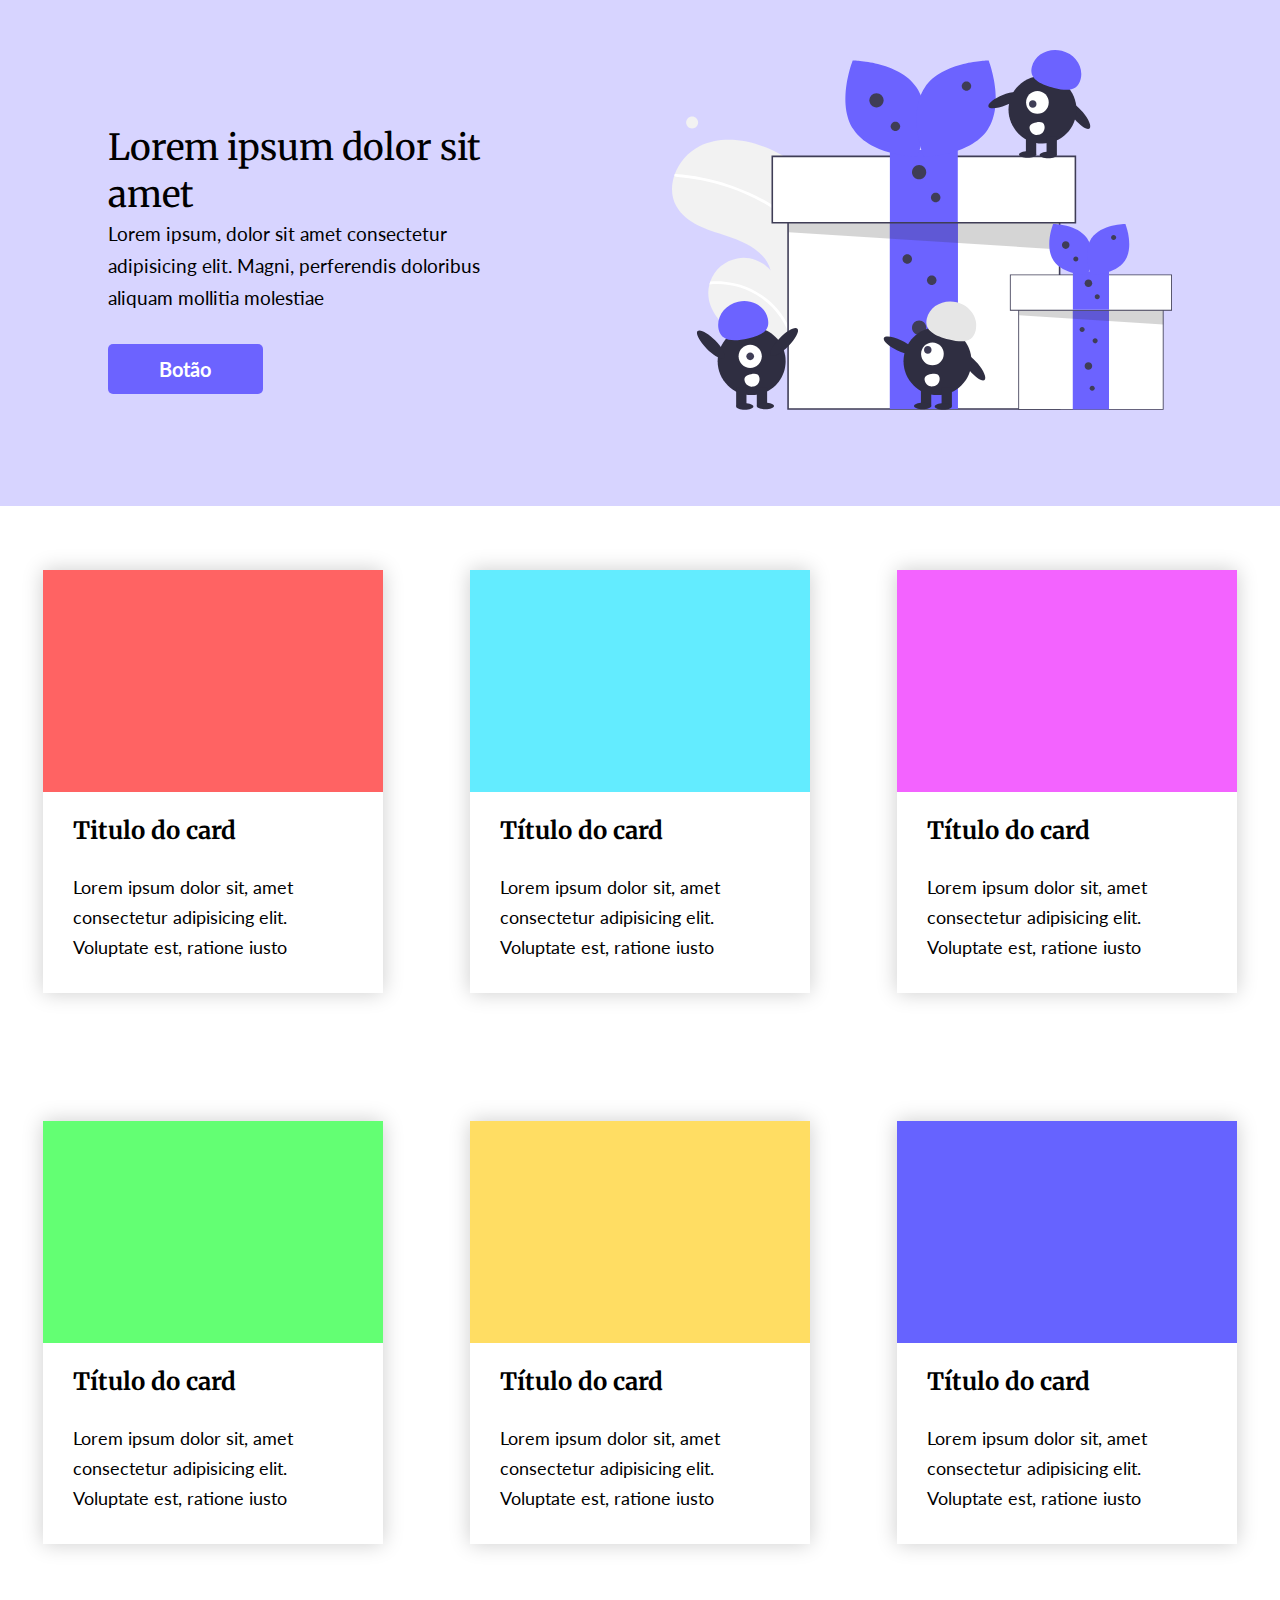
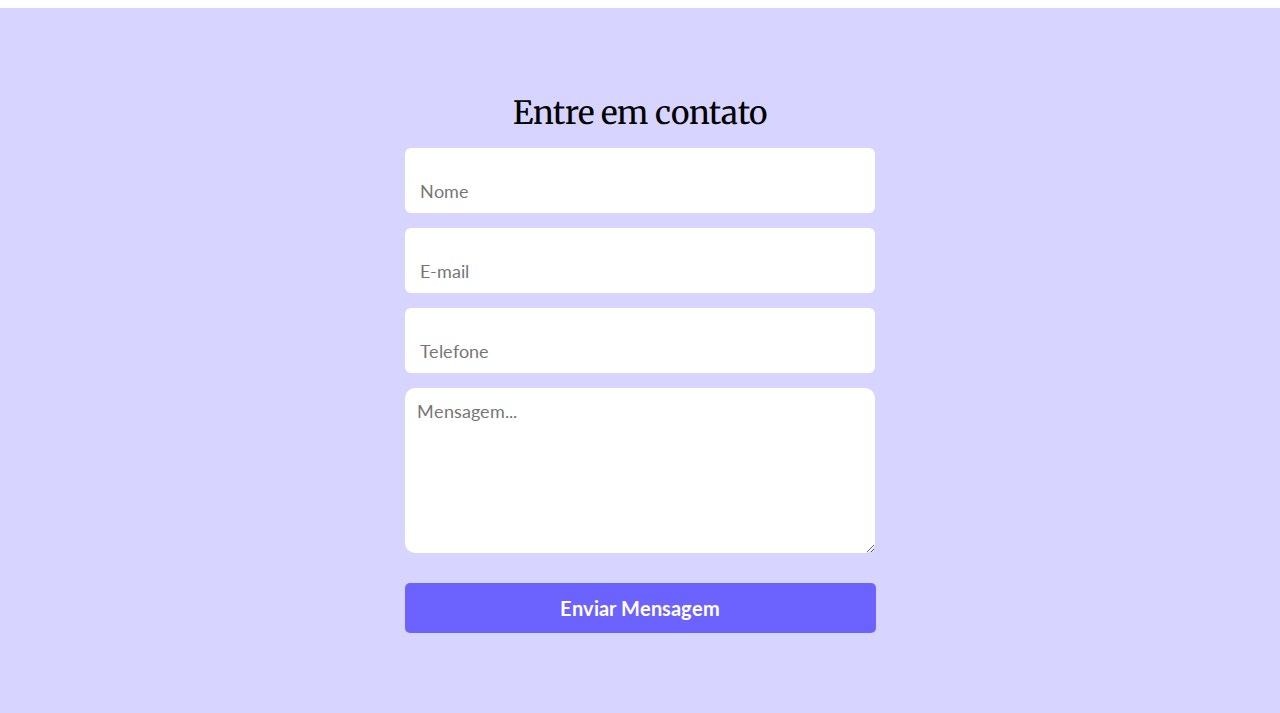
<file: index.html>
<!DOCTYPE html>
<html lang="en">
<head>
    <meta charset="UTF-8">
    <meta http-equiv="X-UA-Compatible" content="IE=edge">
    <meta name="viewport" content="width=device-width, initial-scale=1.0">
    <title>One Page</title>
    <link href="https://fonts.googleapis.com/css2?family=Lato:wght@100;400;700&family=Merriweather:wght@300;400;700&display=swap" rel="stylesheet">    <link rel="stylesheet" href="style.css">
</head>
<body>
    <header>
        <div class="introduction">
            <div class="text">
                <h1>Lorem ipsum dolor sit amet </h1>
                <p>Lorem ipsum, dolor sit amet consectetur adipisicing elit. Magni, perferendis doloribus aliquam mollitia molestiae </p>
            </div>
            <button>Botão</button>
        </div>
        <svg width="500" height="360" viewBox="0 0 500 360" fill="none" xmlns="http://www.w3.org/2000/svg">
            <path d="M114.284 107.764C115.342 108.422 116.381 109.093 117.418 109.785C128.377 137.357 134.634 166.572 135.929 196.214C136.089 199.642 136.17 203.064 136.172 206.482C136.267 232.108 132.537 257.606 125.107 282.132C124.715 283.423 124.315 284.709 123.906 285.99C123.613 286.909 123.314 287.837 122.99 288.749C122.646 289.216 122.307 289.675 121.968 290.134C121.944 290.154 121.923 290.188 121.899 290.209C121.762 290.394 121.626 290.579 121.503 290.761C120.917 291.547 120.322 292.329 119.736 293.116L120.23 293.149L121.467 293.228L121.462 293.236C121.046 293.228 120.623 293.214 120.204 293.192C120.052 293.192 119.886 293.196 119.73 293.182C119.592 293.18 119.445 293.172 119.306 293.169C101.466 292.686 83.2092 291.795 66.9751 284.5C49.9831 276.857 35.5694 260.334 36.3019 241.723C36.405 239.286 36.7748 236.867 37.4048 234.51C37.6677 233.526 37.9785 232.558 38.3114 231.593C40.3377 225.685 43.9011 220.422 48.6353 216.347C53.3694 212.272 59.1035 209.531 65.248 208.406C71.3925 207.282 77.7256 207.814 83.5963 209.948C89.4669 212.082 94.6633 215.742 98.651 220.55C93.7813 201.412 72.8758 191.646 54.0468 185.709C35.2039 179.775 14.004 173.568 4.3773 156.325C-0.997443 146.729 -1.12686 135.549 2.38024 125.225C2.48701 124.917 2.59914 124.6 2.7197 124.288C7.13669 112.141 15.9745 102.108 27.4671 96.1935C49.0002 85.5322 75.1655 89.2939 97.2289 98.8095C103.132 101.359 108.833 104.352 114.284 107.764Z" fill="#F2F2F2"/>
            <path d="M52.566 231.672C69.4911 233.228 85.4664 240.189 98.1305 251.525C108.916 261.287 116.875 273.773 121.171 287.672C121.421 288.467 121.649 289.261 121.863 290.058C122.29 289.244 122.706 288.411 123.116 287.587C123.381 287.059 123.65 286.523 123.906 285.99C123.613 286.909 123.314 287.837 122.99 288.749C122.646 289.216 122.307 289.675 121.968 290.134C121.944 290.154 121.923 290.188 121.899 290.209C121.763 290.394 121.626 290.579 121.503 290.761C120.917 291.547 120.322 292.33 119.736 293.116L120.23 293.149L121.467 293.228L121.462 293.236C121.047 293.228 120.623 293.214 120.204 293.192C120.052 293.192 119.886 293.196 119.73 293.183C119.679 292.941 119.615 292.703 119.55 292.465C115.165 274.513 104.431 258.756 89.3316 248.103C74.2321 237.45 55.7874 232.622 37.405 234.51C37.6679 233.526 37.9787 232.558 38.3116 231.593C43.0563 231.205 47.8258 231.232 52.566 231.672Z" fill="white"/>
            <path d="M108.8 160.885C115.591 165.973 121.603 172.026 126.644 178.852C129.271 182.491 131.553 186.366 133.46 190.428C134.365 192.312 135.188 194.253 135.93 196.214C136.089 199.642 136.17 203.064 136.172 206.482C135.543 203.898 134.776 201.35 133.875 198.849C133.406 197.475 132.885 196.129 132.332 194.798C126.126 179.891 114.882 168.121 101.621 159.172C87.4118 149.598 71.3922 142.41 55.1572 137.065C38.5191 131.562 21.2691 128.119 3.79325 126.814C3.39858 126.782 3.03144 126.599 2.76828 126.303C2.50513 126.007 2.36624 125.621 2.38052 125.225C2.3671 124.881 2.4889 124.544 2.71998 124.288C2.84275 124.168 2.99199 124.078 3.15576 124.026C3.31952 123.974 3.49323 123.961 3.6629 123.988C5.81949 124.149 7.9705 124.32 10.1214 124.548C28.0179 126.391 45.6157 130.453 62.5096 136.64C78.8181 142.591 94.9583 150.308 108.8 160.885Z" fill="white"/>
            <path d="M20.1255 78.4418C23.4292 78.4418 26.1073 75.7637 26.1073 72.4601C26.1073 69.1564 23.4292 66.4783 20.1255 66.4783C16.8219 66.4783 14.1437 69.1564 14.1437 72.4601C14.1437 75.7637 16.8219 78.4418 20.1255 78.4418Z" fill="#F2F2F2"/>
            <path d="M387.609 127.682H116.071V358.962H387.609V127.682Z" fill="white"/>
            <path d="M388.398 359.752H115.282V126.893H388.398V359.752ZM116.861 358.173H386.819V128.471H116.861V358.173Z" fill="#3F3D56"/>
            <path d="M285.782 172.675H217.898V358.962H285.782V172.675Z" fill="#6C63FF"/>
            <path d="M285.782 172.675H217.898V358.962H285.782V172.675Z" fill="#6C63FF"/>
            <path opacity="0.2" d="M116.861 144.653V182.177L387.609 199.513L386.811 153.211L116.861 144.653Z" fill="#2B2B2B"/>
            <path d="M403.396 106.37H100.284V172.675H403.396V106.37Z" fill="white"/>
            <path d="M404.185 173.464H99.4949V105.58H404.185V173.464ZM101.074 171.886H402.606V107.159H101.074V171.886Z" fill="#3F3D56"/>
            <path d="M285.782 100.055H217.898V171.886H285.782V100.055Z" fill="#6C63FF"/>
            <path d="M244.572 37.4245C262.491 63.9875 245.608 106.71 245.608 106.71C245.608 106.71 199.671 106.366 181.752 79.8029C163.832 53.2399 180.716 10.5171 180.716 10.5171C180.716 10.5171 226.652 10.8615 244.572 37.4245Z" fill="#6C63FF"/>
            <path d="M252.794 37.4245C234.874 63.9875 251.758 106.71 251.758 106.71C251.758 106.71 297.694 106.366 315.614 79.8029C333.533 53.2399 316.65 10.5171 316.65 10.5171C316.65 10.5171 270.713 10.8615 252.794 37.4245Z" fill="#6C63FF"/>
            <path d="M204.479 57.4295C208.402 57.4295 211.583 54.2489 211.583 50.3254C211.583 46.4018 208.402 43.2212 204.479 43.2212C200.555 43.2212 197.375 46.4018 197.375 50.3254C197.375 54.2489 200.555 57.4295 204.479 57.4295Z" fill="#3F3D56"/>
            <path d="M247.104 129.261C251.027 129.261 254.208 126.08 254.208 122.157C254.208 118.233 251.027 115.052 247.104 115.052C243.18 115.052 240 118.233 240 122.157C240 126.08 243.18 129.261 247.104 129.261Z" fill="#3F3D56"/>
            <path d="M247.104 284.763C251.027 284.763 254.208 281.583 254.208 277.659C254.208 273.736 251.027 270.555 247.104 270.555C243.18 270.555 240 273.736 240 277.659C240 281.583 243.18 284.763 247.104 284.763Z" fill="#3F3D56"/>
            <path d="M223.423 81.1102C226.039 81.1102 228.159 78.9897 228.159 76.3741C228.159 73.7584 226.039 71.6379 223.423 71.6379C220.808 71.6379 218.687 73.7584 218.687 76.3741C218.687 78.9897 220.808 81.1102 223.423 81.1102Z" fill="#3F3D56"/>
            <path d="M294.465 40.8532C297.081 40.8532 299.201 38.7328 299.201 36.1171C299.201 33.5014 297.081 31.381 294.465 31.381C291.849 31.381 289.729 33.5014 289.729 36.1171C289.729 38.7328 291.849 40.8532 294.465 40.8532Z" fill="#3F3D56"/>
            <path d="M263.68 152.152C266.296 152.152 268.416 150.031 268.416 147.416C268.416 144.8 266.296 142.68 263.68 142.68C261.065 142.68 258.944 144.8 258.944 147.416C258.944 150.031 261.065 152.152 263.68 152.152Z" fill="#3F3D56"/>
            <path d="M235.264 213.721C237.879 213.721 240 211.601 240 208.985C240 206.37 237.879 204.249 235.264 204.249C232.648 204.249 230.527 206.37 230.527 208.985C230.527 211.601 232.648 213.721 235.264 213.721Z" fill="#3F3D56"/>
            <path d="M259.734 235.034C262.349 235.034 264.47 232.914 264.47 230.298C264.47 227.682 262.349 225.562 259.734 225.562C257.118 225.562 254.997 227.682 254.997 230.298C254.997 232.914 257.118 235.034 259.734 235.034Z" fill="#3F3D56"/>
            <path d="M254.208 324.231C256.824 324.231 258.944 322.11 258.944 319.495C258.944 316.879 256.824 314.759 254.208 314.759C251.592 314.759 249.472 316.879 249.472 319.495C249.472 322.11 251.592 324.231 254.208 324.231Z" fill="#3F3D56"/>
            <path d="M491.18 236.271H346.7V359.332H491.18V236.271Z" fill="white"/>
            <path d="M491.6 359.752H346.28V235.851H491.6V359.752ZM347.12 358.912H490.76V236.691H347.12V358.912Z" fill="#3F3D56"/>
            <path d="M437 260.211H400.88V359.332H437V260.211Z" fill="#6C63FF"/>
            <path d="M437 260.211H400.88V359.332H437V260.211Z" fill="#6C63FF"/>
            <path opacity="0.2" d="M347.12 245.302V265.268L491.18 274.491L490.756 249.855L347.12 245.302Z" fill="#2B2B2B"/>
            <path d="M499.58 224.931H338.3V260.211H499.58V224.931Z" fill="white"/>
            <path d="M500 260.631H337.88V224.511H500V260.631ZM338.72 259.791H499.16V225.351H338.72V259.791Z" fill="#3F3D56"/>
            <path d="M437 221.571H400.88V259.791H437V221.571Z" fill="#6C63FF"/>
            <path d="M415.072 188.247C424.607 202.381 415.624 225.113 415.624 225.113C415.624 225.113 391.182 224.929 381.647 210.796C372.112 196.662 381.096 173.93 381.096 173.93C381.096 173.93 405.538 174.113 415.072 188.247Z" fill="#6C63FF"/>
            <path d="M419.447 188.247C409.913 202.381 418.896 225.113 418.896 225.113C418.896 225.113 443.338 224.929 452.873 210.796C462.407 196.662 453.424 173.93 453.424 173.93C453.424 173.93 428.982 174.113 419.447 188.247Z" fill="#6C63FF"/>
            <path d="M393.74 198.891C395.827 198.891 397.52 197.199 397.52 195.111C397.52 193.024 395.827 191.331 393.74 191.331C391.652 191.331 389.96 193.024 389.96 195.111C389.96 197.199 391.652 198.891 393.74 198.891Z" fill="#3F3D56"/>
            <path d="M416.42 237.111C418.507 237.111 420.2 235.419 420.2 233.331C420.2 231.244 418.507 229.551 416.42 229.551C414.332 229.551 412.64 231.244 412.64 233.331C412.64 235.419 414.332 237.111 416.42 237.111Z" fill="#3F3D56"/>
            <path d="M416.42 319.852C418.507 319.852 420.2 318.159 420.2 316.072C420.2 313.984 418.507 312.292 416.42 312.292C414.332 312.292 412.64 313.984 412.64 316.072C412.64 318.159 414.332 319.852 416.42 319.852Z" fill="#3F3D56"/>
            <path d="M403.82 211.491C405.212 211.491 406.34 210.363 406.34 208.971C406.34 207.58 405.212 206.451 403.82 206.451C402.428 206.451 401.3 207.58 401.3 208.971C401.3 210.363 402.428 211.491 403.82 211.491Z" fill="#3F3D56"/>
            <path d="M441.62 190.071C443.012 190.071 444.14 188.943 444.14 187.551C444.14 186.159 443.012 185.031 441.62 185.031C440.228 185.031 439.1 186.159 439.1 187.551C439.1 188.943 440.228 190.071 441.62 190.071Z" fill="#3F3D56"/>
            <path d="M425.24 249.291C426.632 249.291 427.76 248.163 427.76 246.771C427.76 245.38 426.632 244.251 425.24 244.251C423.848 244.251 422.72 245.38 422.72 246.771C422.72 248.163 423.848 249.291 425.24 249.291Z" fill="#3F3D56"/>
            <path d="M410.12 282.051C411.512 282.051 412.64 280.923 412.64 279.531C412.64 278.14 411.512 277.011 410.12 277.011C408.728 277.011 407.6 278.14 407.6 279.531C407.6 280.923 408.728 282.051 410.12 282.051Z" fill="#3F3D56"/>
            <path d="M423.14 293.392C424.532 293.392 425.66 292.263 425.66 290.872C425.66 289.48 424.532 288.352 423.14 288.352C421.748 288.352 420.62 289.48 420.62 290.872C420.62 292.263 421.748 293.392 423.14 293.392Z" fill="#3F3D56"/>
            <path d="M420.2 340.852C421.591 340.852 422.72 339.723 422.72 338.332C422.72 336.94 421.591 335.812 420.2 335.812C418.808 335.812 417.68 336.94 417.68 338.332C417.68 339.723 418.808 340.852 420.2 340.852Z" fill="#3F3D56"/>
            <path d="M242.577 302.635C243.84 299.973 237.987 294.553 229.505 290.53C221.024 286.507 213.124 285.405 211.861 288.068C210.598 290.73 216.45 296.15 224.932 300.173C233.414 304.196 241.314 305.298 242.577 302.635Z" fill="#2F2E41"/>
            <path d="M312.579 330.061C314.838 328.169 311.785 320.801 305.758 313.603C299.732 306.405 293.015 302.104 290.755 303.996C288.495 305.887 291.549 313.256 297.575 320.454C303.602 327.652 310.319 331.953 312.579 330.061Z" fill="#2F2E41"/>
            <path d="M265.509 345.121C284.284 345.121 299.504 329.901 299.504 311.126C299.504 292.351 284.284 277.13 265.509 277.13C246.734 277.13 231.513 292.351 231.513 311.126C231.513 329.901 246.734 345.121 265.509 345.121Z" fill="#2F2E41"/>
            <path d="M279.898 337.805H269.57V356.309H279.898V337.805Z" fill="#2F2E41"/>
            <path d="M259.242 337.805H248.915V356.309H259.242V337.805Z" fill="#2F2E41"/>
            <path d="M271.291 359.752C276.044 359.752 279.898 358.307 279.898 356.524C279.898 354.742 276.044 353.297 271.291 353.297C266.538 353.297 262.685 354.742 262.685 356.524C262.685 358.307 266.538 359.752 271.291 359.752Z" fill="#2F2E41"/>
            <path d="M250.636 359.321C255.389 359.321 259.242 357.876 259.242 356.094C259.242 354.312 255.389 352.867 250.636 352.867C245.883 352.867 242.03 354.312 242.03 356.094C242.03 357.876 245.883 359.321 250.636 359.321Z" fill="#2F2E41"/>
            <path d="M254.835 268.392C257.87 256.168 271.269 248.974 284.763 252.324C298.256 255.675 306.734 268.301 303.698 280.526C300.663 292.75 290.592 292.79 277.098 289.439C263.605 286.089 251.799 280.617 254.835 268.392Z" fill="#E6E6E6"/>
            <path d="M260.426 315.286C266.686 315.286 271.761 310.212 271.761 303.952C271.761 297.693 266.686 292.618 260.426 292.618C254.167 292.618 249.092 297.693 249.092 303.952C249.092 310.212 254.167 315.286 260.426 315.286Z" fill="white"/>
            <path d="M255.768 303.668C257.855 303.668 259.546 301.976 259.546 299.89C259.546 297.803 257.855 296.112 255.768 296.112C253.682 296.112 251.99 297.803 251.99 299.89C251.99 301.976 253.682 303.668 255.768 303.668Z" fill="#3F3D56"/>
            <path d="M267.536 327.566C267.714 328.542 267.698 329.544 267.488 330.514C267.279 331.484 266.881 332.403 266.316 333.219C265.751 334.035 265.032 334.732 264.198 335.27C263.364 335.807 262.432 336.176 261.456 336.353C260.48 336.531 259.478 336.515 258.508 336.305C257.538 336.096 256.619 335.698 255.803 335.133C254.987 334.568 254.29 333.848 253.752 333.015C253.215 332.181 252.846 331.249 252.669 330.273L252.666 330.258C251.923 326.152 255.098 324.699 259.204 323.955C263.31 323.212 266.793 323.46 267.536 327.566Z" fill="white"/>
            <path d="M334.24 55.096C342.916 51.5123 349.038 46.399 347.913 43.6751C346.788 40.9513 338.842 41.6484 330.166 45.2321C321.489 48.8159 315.367 53.9292 316.492 56.653C317.617 59.3769 325.563 58.6798 334.24 55.096Z" fill="#2F2E41"/>
            <path d="M417.563 78.5588C419.822 76.6669 416.769 69.2983 410.742 62.1005C404.716 54.9027 397.998 50.6015 395.739 52.4934C393.479 54.3853 396.533 61.7539 402.559 68.9517C408.586 76.1494 415.303 80.4507 417.563 78.5588Z" fill="#2F2E41"/>
            <path d="M370.493 93.6187C389.268 93.6187 404.488 78.3985 404.488 59.6234C404.488 40.8483 389.268 25.6281 370.493 25.6281C351.718 25.6281 336.497 40.8483 336.497 59.6234C336.497 78.3985 351.718 93.6187 370.493 93.6187Z" fill="#2F2E41"/>
            <path d="M384.882 86.3032H374.554V104.807H384.882V86.3032Z" fill="#2F2E41"/>
            <path d="M364.226 86.3032H353.899V104.807H364.226V86.3032Z" fill="#2F2E41"/>
            <path d="M376.275 108.249C381.028 108.249 384.882 106.805 384.882 105.022C384.882 103.24 381.028 101.795 376.275 101.795C371.522 101.795 367.669 103.24 367.669 105.022C367.669 106.805 371.522 108.249 376.275 108.249Z" fill="#2F2E41"/>
            <path d="M355.62 107.819C360.373 107.819 364.226 106.374 364.226 104.592C364.226 102.809 360.373 101.364 355.62 101.364C350.867 101.364 347.013 102.809 347.013 104.592C347.013 106.374 350.867 107.819 355.62 107.819Z" fill="#2F2E41"/>
            <path d="M359.818 16.8903C362.854 4.66557 376.253 -2.52841 389.747 0.822074C403.24 4.17256 411.718 16.7988 408.682 29.0235C405.647 41.2482 395.576 41.2877 382.082 37.9372C368.589 34.5866 356.783 29.115 359.818 16.8903Z" fill="#6C63FF"/>
            <path d="M365.41 63.7842C371.67 63.7842 376.744 58.7097 376.744 52.4501C376.744 46.1905 371.67 41.1161 365.41 41.1161C359.151 41.1161 354.076 46.1905 354.076 52.4501C354.076 58.7097 359.151 63.7842 365.41 63.7842Z" fill="white"/>
            <path d="M360.752 57.6909C362.839 57.6909 364.53 55.9994 364.53 53.9129C364.53 51.8264 362.839 50.1349 360.752 50.1349C358.666 50.1349 356.974 51.8264 356.974 53.9129C356.974 55.9994 358.666 57.6909 360.752 57.6909Z" fill="#3F3D56"/>
            <path d="M372.52 76.0639C372.879 78.0354 372.44 80.0689 371.3 81.7168C370.16 83.3647 368.411 84.4921 366.44 84.851C364.468 85.2099 362.435 84.7709 360.787 83.6306C359.139 82.4902 358.012 80.742 357.653 78.7704L357.65 78.7558C356.907 74.6495 360.081 73.1964 364.188 72.453C368.294 71.7097 371.777 71.9576 372.52 76.0639Z" fill="white"/>
            <path d="M79.6335 345.121C98.4086 345.121 113.629 329.901 113.629 311.125C113.629 292.35 98.4086 277.13 79.6335 277.13C60.8584 277.13 45.6382 292.35 45.6382 311.125C45.6382 329.901 60.8584 345.121 79.6335 345.121Z" fill="#2F2E41"/>
            <path d="M74.4697 337.805H64.142V356.309H74.4697V337.805Z" fill="#2F2E41"/>
            <path d="M95.1251 337.805H84.7974V356.309H95.1251V337.805Z" fill="#2F2E41"/>
            <path d="M72.7484 359.752C77.5016 359.752 81.3548 358.307 81.3548 356.524C81.3548 354.742 77.5016 353.297 72.7484 353.297C67.9952 353.297 64.142 354.742 64.142 356.524C64.142 358.307 67.9952 359.752 72.7484 359.752Z" fill="#2F2E41"/>
            <path d="M93.4038 359.321C98.157 359.321 102.01 357.876 102.01 356.094C102.01 354.312 98.157 352.867 93.4038 352.867C88.6506 352.867 84.7974 354.312 84.7974 356.094C84.7974 357.876 88.6506 359.321 93.4038 359.321Z" fill="#2F2E41"/>
            <path d="M46.6569 279.511C43.912 267.218 52.6865 254.796 66.2555 251.766C79.8245 248.736 93.0495 256.246 95.7944 268.539C98.5394 280.832 89.5467 285.366 75.9778 288.396C62.4089 291.426 49.4019 291.804 46.6569 279.511Z" fill="#6C63FF"/>
            <path d="M116.267 296.27C123.629 288.902 127.722 281.056 125.409 278.744C123.096 276.433 115.253 280.533 107.891 287.9C100.528 295.268 96.4353 303.115 98.7483 305.426C101.061 307.737 108.905 303.638 116.267 296.27Z" fill="#2F2E41"/>
            <path d="M52.2321 307.794C54.5452 305.483 50.4519 297.637 43.0897 290.269C35.7274 282.901 27.884 278.801 25.571 281.113C23.2579 283.424 27.3512 291.27 34.7135 298.638C42.0757 306.006 49.9191 310.106 52.2321 307.794Z" fill="#2F2E41"/>
            <path d="M78.2032 317.926C84.62 317.926 89.8218 312.725 89.8218 306.308C89.8218 299.891 84.62 294.689 78.2032 294.689C71.7864 294.689 66.5845 299.891 66.5845 306.308C66.5845 312.725 71.7864 317.926 78.2032 317.926Z" fill="white"/>
            <path d="M78.2032 310.181C80.3422 310.181 82.0761 308.447 82.0761 306.308C82.0761 304.169 80.3422 302.435 78.2032 302.435C76.0643 302.435 74.3303 304.169 74.3303 306.308C74.3303 308.447 76.0643 310.181 78.2032 310.181Z" fill="#3F3D56"/>
            <path d="M87.4264 327.796C87.6041 328.772 87.5878 329.774 87.3784 330.744C87.169 331.714 86.7706 332.633 86.206 333.449C85.6414 334.265 84.9215 334.962 84.0876 335.499C83.2537 336.037 82.3221 336.405 81.3458 336.583C80.3696 336.761 79.368 336.745 78.398 336.535C77.4281 336.326 76.5089 335.927 75.6929 335.363C74.877 334.798 74.1802 334.078 73.6424 333.244C73.1047 332.411 72.7364 331.479 72.5587 330.503L72.5561 330.488C71.8127 326.382 74.9876 324.929 79.0939 324.185C83.2002 323.442 86.683 323.69 87.4264 327.796Z" fill="white"/>
            </svg>
    </header>
    <main>
        <div class="card">
            <div class="color-box" style="background-color:#FF6363 ;"></div>
            <h2>Titulo do card</h2>
            <p>Lorem ipsum dolor sit, amet consectetur adipisicing elit. Voluptate est, ratione iusto</p>
        </div>
        <div class="card">
            <div class="color-box" style="background-color:#63ECFF ;"></div>
            <h2>Título do card</h2>
            <p>Lorem ipsum dolor sit, amet consectetur adipisicing elit. Voluptate est, ratione iusto</p>
        </div>
        <div class="card">
            <div class="color-box" style="background-color:#F363FF ;"></div>
            <h2>Título do card</h2>
            <p>Lorem ipsum dolor sit, amet consectetur adipisicing elit. Voluptate est, ratione iusto</p>
        </div>
        <div class="card">
            <div class="color-box" style="background-color:#63FF73;"></div>
            <h2>Título do card</h2>
            <p>Lorem ipsum dolor sit, amet consectetur adipisicing elit. Voluptate est, ratione iusto</p>
        </div>
        <div class="card">
            <div class="color-box" style="background-color:#FFDD63;"></div>
            <h2>Título do card</h2>
            <p>Lorem ipsum dolor sit, amet consectetur adipisicing elit. Voluptate est, ratione iusto</p>
        </div>
        <div class="card">
            <div class="color-box" style="background-color:#6663FF ;"></div>
            <h2>Título do card</h2>
            <p>Lorem ipsum dolor sit, amet consectetur adipisicing elit. Voluptate est, ratione iusto</p>
        </div>
    </main>
    <footer>
        <h2>Entre em contato</h2>
        <input type="text" placeholder="Nome">
        <input type="text" placeholder="E-mail">
        <input type="text" placeholder="Telefone">
        <textarea type="text" placeholder="Mensagem..." ></textarea>
        <button>Enviar Mensagem</button>
    </footer>
    
</body>
</html>
</file>
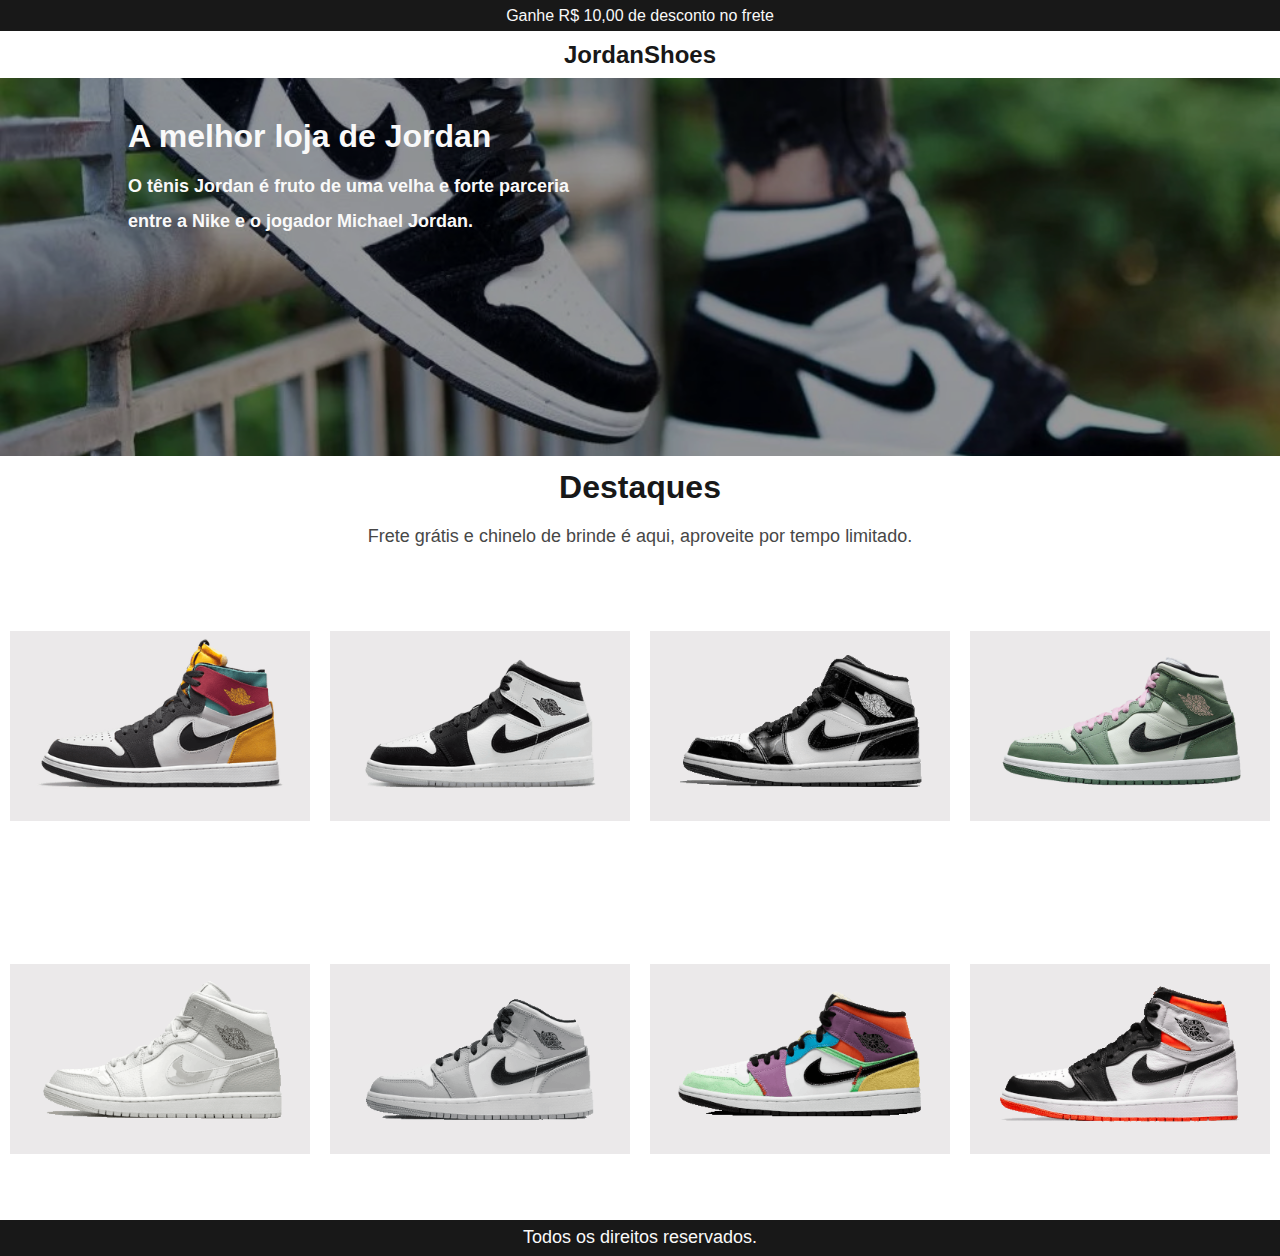
<file: jordanShoes/index.html>
<!DOCTYPE html>
<html lang="en">
<head>
    <meta charset="UTF-8">
    <meta http-equiv="X-UA-Compatible" content="IE=edge">
    <meta name="viewport" content="width=device-width, initial-scale=1.0">
    <title>Jordan Shoes</title>
    <link rel="preconnect" href="https://fonts.googleapis.com">
<link rel="preconnect" href="https://fonts.gstatic.com" crossorigin>
    <link rel="stylesheet" href="style.css">
</head>
<body>
    <header>
        <p id="promacao">Ganhe R$ 10,00 de desconto no frete</p>
        <h2>JordanShoes</h2>
        <div class="introduction">
            <h1>A melhor loja de Jordan</h1>
            <p>O tênis Jordan é fruto de uma velha e forte parceria entre a Nike e o jogador Michael Jordan.</p>
        </div>
    </header>
    <main>
        <h1>Destaques</h1>
        <p>Frete grátis e chinelo de brinde é aqui, aproveite por tempo limitado. </p>
        <div class="container-images">
            <div class="image"><img src="imagens/air-jordan-1-high-zoom-air-cmft-red-aqua-gold-1-400.png" alt=""></div>
            <div class="image"><img src="imagens/air-jordan-1-mid-diamond-shorts-gs-1-400.png" alt=""></div>
            <div class="image"><img src="imagens/air-jordan-1-mid-carbon-fiber-1-400.png" alt=""></div>
            <div class="image"><img src="imagens/air-jordan-1-mid-dutch-green-1-400.png" alt=""></div>
            <div class="image"><img src="imagens/air-jordan-1-mid-grey-camo-1-400.png" alt=""></div>
            <div class="image"><img src="imagens/air-jordan-1-mid-light-smoke-grey-gs-1-400.png" alt=""></div>
            <div class="image"><img src="imagens/air-jordan-1-mid-se-multi-color-w-1-400.png" alt=""></div>
            <div class="image"><img src="imagens/air-jordan-1-retro-high-electro-orange-1-400.png" alt=""></div>
        </div>
    </main>
    <footer>
        <p>Todos os direitos reservados.</p>
    </footer>
</body>
</html>
</file>
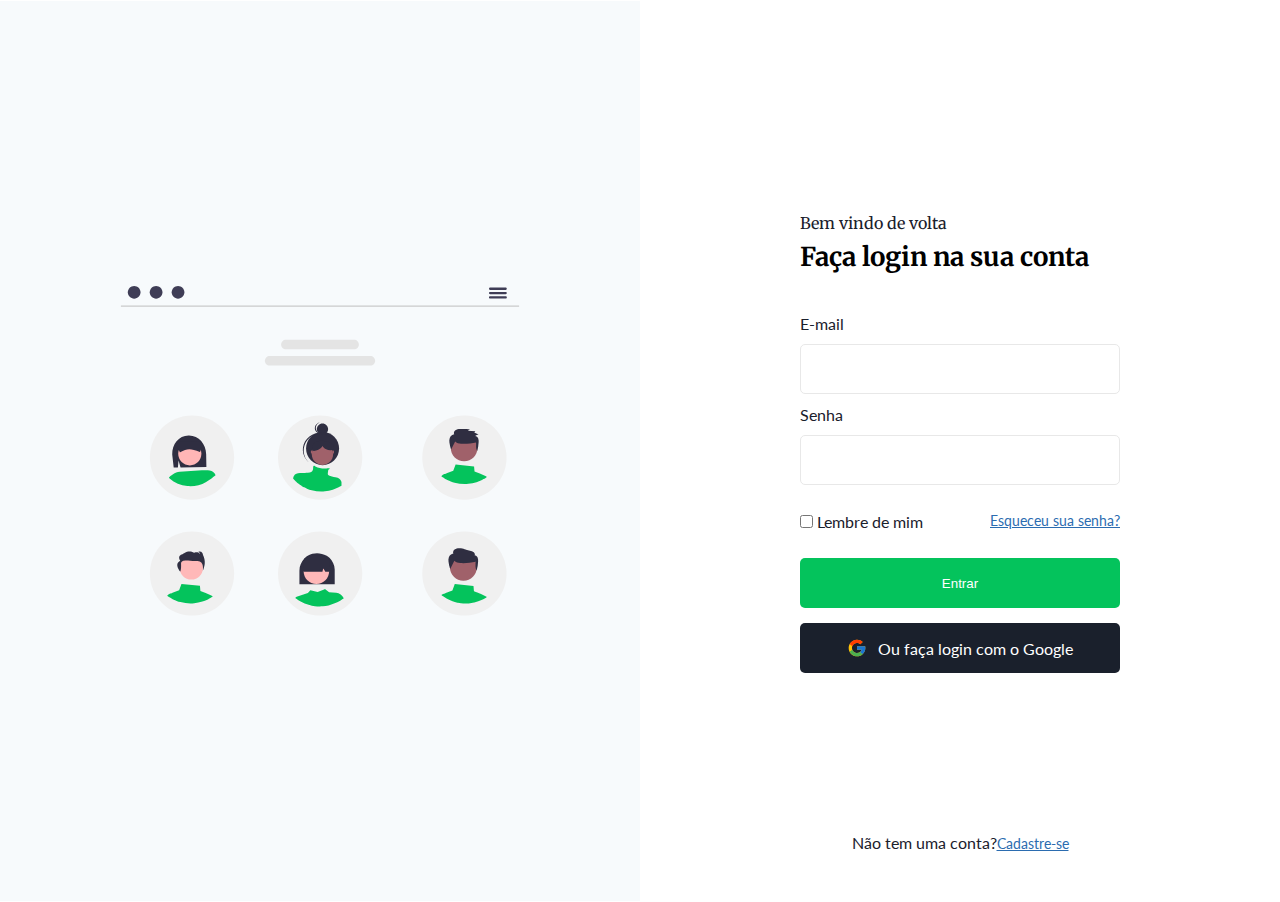
<file: login/index.html>
<!DOCTYPE html>
<html lang="en">

<head>
    <meta charset="UTF-8">
    <meta http-equiv="X-UA-Compatible" content="IE=edge">
    <meta name="viewport" content="width=device-width, initial-scale=1.0">
    <title>Login</title>
    <link href="https://fonts.googleapis.com/css2?family=Lato:wght@100;400;700&family=Merriweather:wght@300;400;700&display=swap" rel="stylesheet">
    <link rel="stylesheet" href="style.css">
</head>

<body>
    <div class="image">
        <svg width="400px" height="330px" viewBox="0 0 400 331" fill="none" xmlns="http://www.w3.org/2000/svg">
            <g clip-path="url(#clip0_4588_57)">
            <path d="M399.421 20.8394H0.578871C0.425345 20.8394 0.278106 20.7784 0.169547 20.6698C0.0609876 20.5613 0 20.414 0 20.2605C0 20.107 0.0609876 19.9597 0.169547 19.8512C0.278106 19.7426 0.425345 19.6816 0.578871 19.6816H399.421C399.575 19.6816 399.722 19.7426 399.83 19.8512C399.939 19.9597 400 20.107 400 20.2605C400 20.414 399.939 20.5613 399.83 20.6698C399.722 20.7784 399.575 20.8394 399.421 20.8394Z" fill="#CACACA"/>
            <path d="M13.6081 12.7352C17.1248 12.7352 19.9756 9.8843 19.9756 6.36758C19.9756 2.85086 17.1248 0 13.6081 0C10.0913 0 7.24048 2.85086 7.24048 6.36758C7.24048 9.8843 10.0913 12.7352 13.6081 12.7352Z" fill="#3F3D56"/>
            <path d="M35.6051 12.7352C39.1219 12.7352 41.9727 9.8843 41.9727 6.36758C41.9727 2.85086 39.1219 0 35.6051 0C32.0884 0 29.2375 2.85086 29.2375 6.36758C29.2375 9.8843 32.0884 12.7352 35.6051 12.7352Z" fill="#3F3D56"/>
            <path d="M57.6023 12.7352C61.119 12.7352 63.9698 9.8843 63.9698 6.36758C63.9698 2.85086 61.119 0 57.6023 0C54.0855 0 51.2347 2.85086 51.2347 6.36758C51.2347 9.8843 54.0855 12.7352 57.6023 12.7352Z" fill="#3F3D56"/>
            <path d="M250.543 79.777H149.457C148.194 79.777 146.983 79.2753 146.09 78.3824C145.197 77.4895 144.695 76.2784 144.695 75.0156C144.695 73.7529 145.197 72.5418 146.09 71.6489C146.983 70.756 148.194 70.2543 149.457 70.2543H250.543C251.806 70.2543 253.017 70.756 253.91 71.6489C254.803 72.5418 255.305 73.7529 255.305 75.0156C255.305 76.2784 254.803 77.4895 253.91 78.3824C253.017 79.2753 251.806 79.777 250.543 79.777Z" fill="#E4E4E4"/>
            <path d="M234.245 63.4786H165.755C164.493 63.4772 163.284 62.975 162.392 62.0822C161.5 61.1894 160.999 59.9791 160.999 58.7173C160.999 57.4554 161.5 56.2451 162.392 55.3524C163.284 54.4596 164.493 53.9573 165.755 53.9559H234.245C235.508 53.9559 236.719 54.4576 237.612 55.3505C238.505 56.2434 239.006 57.4545 239.006 58.7173C239.006 59.98 238.505 61.1911 237.612 62.084C236.719 62.977 235.508 63.4786 234.245 63.4786Z" fill="#E4E4E4"/>
            <path d="M71.625 214.315C94.9633 214.315 113.883 195.395 113.883 172.057C113.883 148.719 94.9633 129.799 71.625 129.799C48.2868 129.799 29.3674 148.719 29.3674 172.057C29.3674 195.395 48.2868 214.315 71.625 214.315Z" fill="#F0F0F0"/>
            <path d="M344.852 214.315C368.191 214.315 387.11 195.395 387.11 172.057C387.11 148.719 368.191 129.799 344.852 129.799C321.514 129.799 302.595 148.719 302.595 172.057C302.595 195.395 321.514 214.315 344.852 214.315Z" fill="#F0F0F0"/>
            <path d="M200.134 214.315C223.473 214.315 242.392 195.395 242.392 172.057C242.392 148.719 223.473 129.799 200.134 129.799C176.796 129.799 157.877 148.719 157.877 172.057C157.877 195.395 176.796 214.315 200.134 214.315Z" fill="#F0F0F0"/>
            <path d="M365.39 190.372C362.06 188.617 358.585 187.154 355.002 186L354.545 180.947L336.018 178.95L333.663 185.41L327.014 187.905C326.776 187.995 326.549 188.113 326.339 188.256H326.332C325.243 188.348 324.195 188.711 323.282 189.311C322.662 189.706 322.112 190.2 321.651 190.772C322.551 191.454 323.485 192.087 324.448 192.691L324.491 192.712C324.765 192.881 325.046 193.05 325.327 193.211C325.833 193.514 326.353 193.802 326.873 194.076L327.204 194.245C327.963 194.638 328.736 195.011 329.53 195.355C329.692 195.425 329.868 195.496 330.029 195.566C330.043 195.573 330.05 195.573 330.064 195.58C330.437 195.735 330.809 195.882 331.189 196.023C332.436 196.499 333.707 196.907 334.998 197.246C338.293 198.124 341.688 198.568 345.098 198.567C346.343 198.567 347.572 198.511 348.789 198.391C351.567 198.135 354.31 197.581 356.97 196.74C356.976 196.74 356.984 196.733 356.991 196.733C358.671 196.197 360.313 195.547 361.904 194.786C361.911 194.779 361.925 194.779 361.932 194.772C362.291 194.603 362.635 194.42 362.986 194.245L363.155 194.16C363.436 194.013 363.717 193.865 363.999 193.71C364.701 193.324 365.39 192.916 366.071 192.48C366.261 192.368 366.444 192.249 366.634 192.122C366.901 191.946 367.168 191.764 367.428 191.574C366.775 191.152 366.093 190.751 365.39 190.372Z" fill="#04C35C"/>
            <path d="M344.554 175.755C351.923 175.755 357.898 169.781 357.898 162.412C357.898 155.043 351.923 149.068 344.554 149.068C337.185 149.068 331.211 155.043 331.211 162.412C331.211 169.781 337.185 175.755 344.554 175.755Z" fill="#A0616A"/>
            <path d="M335.595 155.913C336.977 157.547 339.314 158.009 341.471 158.198C345.85 158.582 352.218 157.959 356.498 156.971C356.803 159.931 355.97 163.123 357.714 165.559C358.532 162.61 359.007 159.578 359.131 156.521C359.261 155.209 359.09 153.885 358.63 152.65C358.384 152.03 357.97 151.493 357.434 151.098C356.897 150.702 356.261 150.465 355.597 150.414C356.591 149.659 357.756 149.162 358.988 148.964L354.751 146.835L355.839 145.718L348.168 145.249L350.39 143.837C347.046 143.378 343.663 143.271 340.297 143.518C338.734 143.634 337.1 143.854 335.833 144.759C334.567 145.665 333.835 147.465 334.621 148.795C333.637 148.956 332.71 149.367 331.929 149.987C331.147 150.607 330.537 151.416 330.156 152.338C329.674 153.803 329.558 155.364 329.817 156.884C330.106 159.324 330.673 161.722 331.507 164.033L335.595 155.913Z" fill="#2F2E41"/>
            <path d="M202.478 149.177C205.594 149.177 208.12 146.651 208.12 143.536C208.12 140.42 205.594 137.894 202.478 137.894C199.363 137.894 196.837 140.42 196.837 143.536C196.837 146.651 199.363 149.177 202.478 149.177Z" fill="#2F2E41"/>
            <path d="M197.584 146.471C196.871 145.804 196.342 144.964 196.051 144.032C195.76 143.1 195.715 142.108 195.922 141.154C196.129 140.199 196.58 139.315 197.231 138.587C197.882 137.859 198.71 137.313 199.636 137.001C198.861 137.114 198.118 137.388 197.454 137.804C196.79 138.22 196.221 138.77 195.781 139.419C195.342 140.067 195.043 140.8 194.902 141.571C194.762 142.342 194.783 143.133 194.966 143.895C195.148 144.657 195.487 145.373 195.961 145.996C196.435 146.62 197.034 147.138 197.72 147.517C198.405 147.896 199.162 148.129 199.942 148.2C200.722 148.27 201.509 148.178 202.251 147.928C201.413 148.052 200.559 147.985 199.751 147.733C198.943 147.48 198.202 147.049 197.584 146.47L197.584 146.471Z" fill="#2F2E41"/>
            <path d="M202.592 179.686C211.745 179.686 219.166 172.266 219.166 163.113C219.166 153.959 211.745 146.539 202.592 146.539C193.439 146.539 186.019 153.959 186.019 163.113C186.019 172.266 193.439 179.686 202.592 179.686Z" fill="#2F2E41"/>
            <path d="M187.848 153.987C190.704 150.776 194.696 148.799 198.981 148.475C203.267 148.151 207.51 149.504 210.817 152.249C210.682 152.12 210.547 151.991 210.407 151.866C207.133 148.933 202.828 147.42 198.439 147.662C194.05 147.903 189.937 149.877 187.004 153.151C184.071 156.425 182.558 160.73 182.8 165.119C183.041 169.508 185.015 173.621 188.289 176.554C188.321 176.583 188.352 176.611 188.384 176.639C188.525 176.764 188.669 176.882 188.813 177.001C185.699 174.039 183.858 169.983 183.678 165.689C183.499 161.395 184.994 157.2 187.849 153.987H187.848Z" fill="#2F2E41"/>
            <path d="M202.452 179.545C208.347 179.545 213.126 174.766 213.126 168.871C213.126 162.976 208.347 158.197 202.452 158.197C196.557 158.197 191.778 162.976 191.778 168.871C191.778 174.766 196.557 179.545 202.452 179.545Z" fill="#A0616A"/>
            <path d="M221.553 196.683V200.264C220.897 200.683 220.235 201.075 219.559 201.447C219.289 201.595 219.019 201.737 218.748 201.879L218.586 201.96C218.248 202.129 217.917 202.305 217.572 202.467C217.566 202.474 217.552 202.474 217.545 202.481C216.016 203.212 214.437 203.838 212.822 204.352C212.815 204.352 212.809 204.359 212.802 204.359C210.244 205.168 207.607 205.701 204.936 205.947C203.767 206.062 202.584 206.116 201.388 206.116C198.11 206.117 194.846 205.69 191.678 204.846C190.062 204.421 188.477 203.886 186.934 203.244C186.921 203.238 186.914 203.238 186.9 203.231C186.745 203.163 186.576 203.096 186.42 203.028C185.657 202.697 184.913 202.339 184.184 201.96L183.866 201.798C183.089 201.386 182.325 200.954 181.575 200.487L181.535 200.467C180.38 199.747 179.265 198.965 178.197 198.122C177.649 197.703 177.122 197.264 176.609 196.804C176.338 196.575 176.068 196.331 175.811 196.095C174.824 195.183 173.888 194.218 173.007 193.203C173.124 192.499 173.295 191.805 173.52 191.128L173.527 191.121C173.567 191.006 173.615 190.893 173.669 190.783C173.706 190.686 173.749 190.592 173.797 190.5C175.007 188.236 177.196 187.675 179.913 187.553C181.447 187.486 183.143 187.56 184.934 187.54C185.88 187.533 186.86 187.499 187.84 187.412C194.023 186.851 192.901 183.202 193.178 181.235C193.455 179.33 195.171 180.978 195.286 181.087L195.293 181.093C198.792 182.731 202.663 183.409 206.51 183.06C207.173 182.979 207.835 182.931 208.497 182.911C210.241 182.891 209.862 183.391 209.261 183.803C208.969 183.995 208.664 184.167 208.349 184.317C208.349 184.317 208.071 186.006 207.788 188.533C207.517 190.952 216.039 191.79 217.708 192.317H217.714C218.667 192.668 219.517 193.251 220.188 194.013C220.858 194.775 221.327 195.693 221.553 196.683Z" fill="#04C35C"/>
            <path d="M191.637 168.169C192.102 168.169 192.48 167.478 192.48 166.624C192.48 165.771 192.102 165.08 191.637 165.08C191.172 165.08 190.794 165.771 190.794 166.624C190.794 167.478 191.172 168.169 191.637 168.169Z" fill="#A0616A"/>
            <path d="M213.267 168.169C213.732 168.169 214.11 167.478 214.11 166.624C214.11 165.771 213.732 165.08 213.267 165.08C212.802 165.08 212.424 165.771 212.424 166.624C212.424 167.478 212.802 168.169 213.267 168.169Z" fill="#A0616A"/>
            <path d="M58.1054 175.016L60.1332 182.041L86.0469 181.583L85.8198 168.713C85.6401 158.525 78.4403 149.739 68.253 149.919C58.0657 150.098 51.5881 158.711 51.7678 168.898L53.2477 182.162L57.4728 182.088L58.1054 175.016Z" fill="#2F2E41"/>
            <path d="M69.411 179.928C75.8323 179.928 81.0378 174.723 81.0378 168.301C81.0378 161.88 75.8323 156.674 69.411 156.674C62.9897 156.674 57.7842 161.88 57.7842 168.301C57.7842 174.723 62.9897 179.928 69.411 179.928Z" fill="#FFB6B6"/>
            <path d="M82.1389 160.137C82.1235 159.247 81.8448 158.381 81.3381 157.649C81.2845 157.574 81.2307 157.504 81.1769 157.434C80.7461 156.884 80.1941 156.441 79.5638 156.14C78.9336 155.839 78.2423 155.688 77.5439 155.698L69.1872 155.849L60.8358 155.994C59.6394 156.018 58.5012 156.514 57.6703 157.376C56.8393 158.237 56.3834 159.392 56.4022 160.588L58.3907 164.592L59.5353 166.892L59.7235 166.785C66.9515 162.722 69.9073 162.668 79.4734 166.446L79.6668 166.522L80.4246 164.581L82.1442 160.18L82.1389 160.137Z" fill="#2F2E41"/>
            <path d="M92.5542 186.433C90.0602 183.944 81.623 184.933 81.623 184.933L59.3529 186.336C54.4137 186.701 49.9639 190.657 48.3518 192.258C48.6095 192.511 48.8731 192.758 49.1421 192.994C54.0911 197.393 60.3122 200.102 66.9037 200.728C73.4953 201.354 80.1151 199.865 85.8037 196.477C88.1899 195.053 91.243 193.345 93.1561 191.351C93.914 190.567 94.5204 190.582 95.1922 189.723C94.6893 188.371 93.7643 187.217 92.5542 186.433Z" fill="#04C35C"/>
            <path d="M71.625 330.668C94.9633 330.668 113.883 311.748 113.883 288.41C113.883 265.072 94.9633 246.152 71.625 246.152C48.2868 246.152 29.3674 265.072 29.3674 288.41C29.3674 311.748 48.2868 330.668 71.625 330.668Z" fill="#F0F0F0"/>
            <path d="M344.852 330.668C368.191 330.668 387.11 311.748 387.11 288.41C387.11 265.072 368.191 246.152 344.852 246.152C321.514 246.152 302.595 265.072 302.595 288.41C302.595 311.748 321.514 330.668 344.852 330.668Z" fill="#F0F0F0"/>
            <path d="M200.134 330.668C223.473 330.668 242.392 311.748 242.392 288.41C242.392 265.072 223.473 246.152 200.134 246.152C176.796 246.152 157.877 265.072 157.877 288.41C157.877 311.748 176.796 330.668 200.134 330.668Z" fill="#F0F0F0"/>
            <path d="M70.9333 294.472C77.3853 294.472 82.6157 289.241 82.6157 282.789C82.6157 276.337 77.3853 271.107 70.9333 271.107C64.4813 271.107 59.2509 276.337 59.2509 282.789C59.2509 289.241 64.4813 294.472 70.9333 294.472Z" fill="#FFB8B8"/>
            <path d="M59.881 286.444C59.881 286.444 60.8736 284.701 60.6428 278.878C60.4121 273.055 69.2794 276.348 76.689 275.793C84.0986 275.237 82.5301 285.515 82.5301 285.515C82.5301 285.515 83.0647 284.904 84.2092 279.944C85.3536 274.983 82.755 270.04 82.755 270.04C81.9897 264.828 77.8652 266.499 77.8652 266.499C79.8515 267.272 79.47 268.925 79.47 268.925C77.7886 265.977 73.6641 267.648 73.6641 267.648C68.1631 264.196 62.588 268.742 62.588 268.742C55.9425 270.25 59.8398 275.535 59.8398 275.535C53.1567 278.912 59.881 286.444 59.881 286.444Z" fill="#2F2E41"/>
            <path d="M90.4264 310.207C87.0965 308.453 83.6207 306.99 80.038 305.836L79.5808 300.782L61.0537 298.786L58.6991 305.245L52.0502 307.74C51.8122 307.831 51.5856 307.948 51.3751 308.092H51.368C50.2794 308.184 49.231 308.546 48.3179 309.146C47.6985 309.541 47.1478 310.035 46.6875 310.608C47.5871 311.29 48.5214 311.922 49.4844 312.527L49.5269 312.548C49.801 312.716 50.0823 312.885 50.363 313.047C50.8694 313.349 51.3895 313.637 51.9096 313.911L52.24 314.08C52.9989 314.474 53.7722 314.846 54.5664 315.19C54.728 315.261 54.9039 315.331 55.0655 315.401C55.0793 315.408 55.0865 315.408 55.1003 315.415C55.4731 315.57 55.8454 315.718 56.2249 315.858C57.4717 316.334 58.7434 316.743 60.0344 317.081C63.3292 317.959 66.7246 318.404 70.1344 318.403C71.3787 318.403 72.6086 318.346 73.8248 318.227C76.6031 317.97 79.3458 317.417 82.0059 316.575C82.0125 316.575 82.0203 316.568 82.0269 316.568C83.7074 316.033 85.349 315.382 86.9401 314.621C86.9467 314.614 86.961 314.614 86.9682 314.607C87.3267 314.438 87.6709 314.256 88.0222 314.08L88.191 313.996C88.4723 313.848 88.7536 313.701 89.0349 313.546C89.7375 313.159 90.4264 312.752 91.1076 312.316C91.2973 312.203 91.4804 312.084 91.6702 311.957C91.9371 311.782 92.204 311.599 92.4644 311.409C91.8108 310.987 91.1291 310.587 90.4264 310.207Z" fill="#04C35C"/>
            <path d="M216.201 307.736L209.168 307.097L204.959 304.023C204.96 304.017 204.958 304.011 204.954 304.007L204.943 304.012L204.775 303.887L204.753 304.083L197.65 306.814L190.352 305.131L187.827 307.862L176.58 311.593C176.039 311.953 175.563 312.403 175.174 312.923L175.174 312.93C175.647 313.3 176.132 313.664 176.623 314.009C177.738 314.815 178.897 315.558 180.093 316.236C183.006 317.897 186.119 319.176 189.358 320.043C189.651 320.124 189.944 320.2 190.238 320.271C190.748 320.396 191.264 320.515 191.78 320.613C192.822 320.83 193.878 321 194.946 321.123C196.515 321.314 198.095 321.408 199.676 321.406C200.756 321.406 201.826 321.364 202.885 321.281C204.745 321.131 206.593 320.85 208.413 320.439C208.478 320.423 208.544 320.412 208.609 320.39C211.397 319.751 214.107 318.808 216.689 317.577C217.086 317.387 217.482 317.192 217.873 316.991C218.834 316.497 219.768 315.964 220.675 315.394C221.359 314.971 222.027 314.52 222.679 314.053C223.081 313.765 223.477 313.472 223.868 313.168L223.826 313.078C223.132 311.599 222.063 310.328 220.725 309.391C219.388 308.454 217.828 307.883 216.201 307.736Z" fill="#04C35C"/>
            <path d="M209.483 272.635C208.662 271.822 207.736 271.122 206.73 270.555C200.512 267.123 193.719 267.063 188.093 270.387C186.694 271.211 185.417 272.225 184.297 273.401C181.14 276.695 179.372 281.078 179.36 285.641V299.173H214.756V284.256C214.756 280.259 212.557 275.633 209.483 272.635Z" fill="#2F2E41"/>
            <path d="M196.359 298.804C203.419 298.804 209.143 293.081 209.143 286.02C209.143 278.96 203.419 273.236 196.359 273.236C189.298 273.236 183.575 278.96 183.575 286.02C183.575 293.081 189.298 298.804 196.359 298.804Z" fill="#FFB8B8"/>
            <path d="M209.472 274.416C209.446 274.144 209.35 273.884 209.193 273.66C209.036 273.436 208.823 273.257 208.576 273.14C200.577 269.404 192.464 269.502 184.476 273.433H184.329L184.28 273.634C182.706 285.766 182.928 286.032 183.026 286.14C183.18 286.316 183.371 286.455 183.585 286.548C183.782 286.634 183.995 286.679 184.21 286.678H202.445L202.489 286.472C202.7 285.386 202.972 284.313 203.303 283.257C204.03 284.317 204.699 285.415 205.307 286.548L205.383 286.678H208.929C208.996 286.678 209.064 286.673 209.13 286.662C209.496 286.618 209.834 286.442 210.08 286.168C210.178 286.064 210.406 285.815 209.472 274.416Z" fill="#2F2E41"/>
            <path d="M354.411 306.095L353.951 300.982L335.183 298.961L332.807 305.502L326.069 308.027C325.825 308.117 325.593 308.236 325.376 308.381C324.031 308.503 322.752 309.023 321.703 309.874C321.857 310.001 322.01 310.123 322.164 310.244C322.195 310.276 322.232 310.303 322.264 310.329C322.693 310.662 323.132 310.991 323.577 311.303C323.693 311.388 323.81 311.472 323.931 311.552C324.907 312.243 325.918 312.884 326.959 313.473C327.954 314.039 328.975 314.561 330.023 315.039C331.948 315.919 333.943 316.636 335.988 317.183C336.274 317.262 336.559 317.336 336.845 317.405C337.343 317.527 337.845 317.643 338.348 317.739C339.364 317.95 340.393 318.116 341.434 318.236C342.963 318.422 344.503 318.514 346.044 318.511C347.097 318.511 348.14 318.471 349.172 318.39C350.985 318.244 352.785 317.969 354.559 317.569C354.623 317.553 354.686 317.543 354.75 317.522C357.467 316.899 360.108 315.979 362.625 314.78C363.011 314.595 363.398 314.404 363.779 314.209C364.716 313.727 365.626 313.208 366.51 312.652C366.827 312.457 367.14 312.256 367.452 312.044C362.652 308.815 355.681 306.503 354.411 306.095Z" fill="#04C35C"/>
            <path d="M343.834 295.723C351.297 295.723 357.348 289.672 357.348 282.209C357.348 274.745 351.297 268.694 343.834 268.694C336.37 268.694 330.319 274.745 330.319 282.209C330.319 289.672 336.37 295.723 343.834 295.723Z" fill="#A0616A"/>
            <path d="M334.763 275.624C336.162 277.28 338.529 277.747 340.713 277.937C345.148 278.326 351.598 277.695 355.932 276.694C356.244 279.693 355.399 282.926 357.164 285.393C357.992 282.406 358.474 279.335 358.599 276.239C358.731 274.91 358.557 273.569 358.092 272.318C357.843 271.691 357.423 271.146 356.88 270.746C356.337 270.346 355.693 270.106 355.02 270.053C355.169 269.9 355.271 269.708 355.315 269.5C355.358 269.291 355.342 269.074 355.268 268.875C355.105 268.169 354.745 267.524 354.231 267.015C353.717 266.505 353.069 266.152 352.362 265.995L347.497 264.823C347.497 264.823 342.931 262.82 339.521 263.072C337.938 263.188 336.283 263.411 335 264.329C333.717 265.246 332.976 267.069 333.773 268.416C332.776 268.579 331.837 268.995 331.046 269.623C330.254 270.251 329.636 271.07 329.25 272.004C328.762 273.488 328.644 275.069 328.907 276.609C329.2 279.08 329.774 281.509 330.618 283.849L334.763 275.624Z" fill="#2F2E41"/>
            <path d="M213.983 160.703C213.573 159.389 212.659 158.292 211.441 157.652C210.233 157.025 208.942 156.571 207.607 156.304C205.273 155.633 202.855 155.302 200.426 155.321C198.004 155.44 195.529 156.276 193.883 158.057C192.238 159.838 191.628 162.666 192.827 164.774L192.694 165.319C194.615 165.547 196.561 165.214 198.297 164.359C200.032 163.504 201.483 162.164 202.473 160.502C203.381 161.937 204.671 163.089 206.198 163.831C207.726 164.573 209.429 164.875 211.118 164.703C211.657 164.659 212.182 164.508 212.662 164.259C213.231 163.883 213.666 163.336 213.904 162.697C214.141 162.057 214.169 161.359 213.983 160.703Z" fill="#2F2E41"/>
            <path d="M386.242 3.89485H370.612C370.305 3.89485 370.01 3.77287 369.793 3.55575C369.576 3.33863 369.454 3.04416 369.454 2.7371C369.454 2.43005 369.576 2.13557 369.793 1.91846C370.01 1.70134 370.305 1.57936 370.612 1.57936H386.242C386.549 1.57936 386.843 1.70134 387.06 1.91846C387.277 2.13557 387.399 2.43005 387.399 2.7371C387.399 3.04416 387.277 3.33863 387.06 3.55575C386.843 3.77287 386.549 3.89485 386.242 3.89485Z" fill="#3F3D56"/>
            <path d="M386.242 8.23637H370.612C370.305 8.23637 370.01 8.1144 369.793 7.89728C369.576 7.68016 369.454 7.38568 369.454 7.07863C369.454 6.77158 369.576 6.4771 369.793 6.25998C370.01 6.04287 370.305 5.92089 370.612 5.92089H386.242C386.549 5.92089 386.843 6.04287 387.06 6.25998C387.277 6.4771 387.399 6.77158 387.399 7.07863C387.399 7.38568 387.277 7.68016 387.06 7.89728C386.843 8.1144 386.549 8.23637 386.242 8.23637Z" fill="#3F3D56"/>
            <path d="M386.242 12.5779H370.612C370.305 12.5779 370.01 12.4559 369.793 12.2388C369.576 12.0217 369.454 11.7272 369.454 11.4202C369.454 11.1131 369.576 10.8186 369.793 10.6015C370.01 10.3844 370.305 10.2624 370.612 10.2624H386.242C386.549 10.2624 386.843 10.3844 387.06 10.6015C387.277 10.8186 387.399 11.1131 387.399 11.4202C387.399 11.7272 387.277 12.0217 387.06 12.2388C386.843 12.4559 386.549 12.5779 386.242 12.5779Z" fill="#3F3D56"/>
            </g>
            <defs>
            <clipPath id="clip0_4588_57">
            <rect width="400" height="330.668" fill="white"/>
            </clipPath>
            </defs>
            </svg>
    </div>
    <div class="login">
        <h3>Bem vindo de volta</h3>
        <h1>Faça login na sua conta</h1>
        <label for="input">E-mail</label>
        <input class="text" type="text">
        <label for="input">Senha</label>
        <input class="text" type="password">
        <div class="plus">
            <p><input type="checkbox"> Lembre de mim</p>
            <a href="">Esqueceu sua senha?</a>
        </div>
        <button>Entrar</button>
        <button>
                <img src="image.svg" alt=""> <p>Ou faça login com o Google</p>
            </button>
        <p id="footer">Não tem uma conta?<a href="">Cadastre-se</a></p>
    </div>

</body>

</html>
</file>
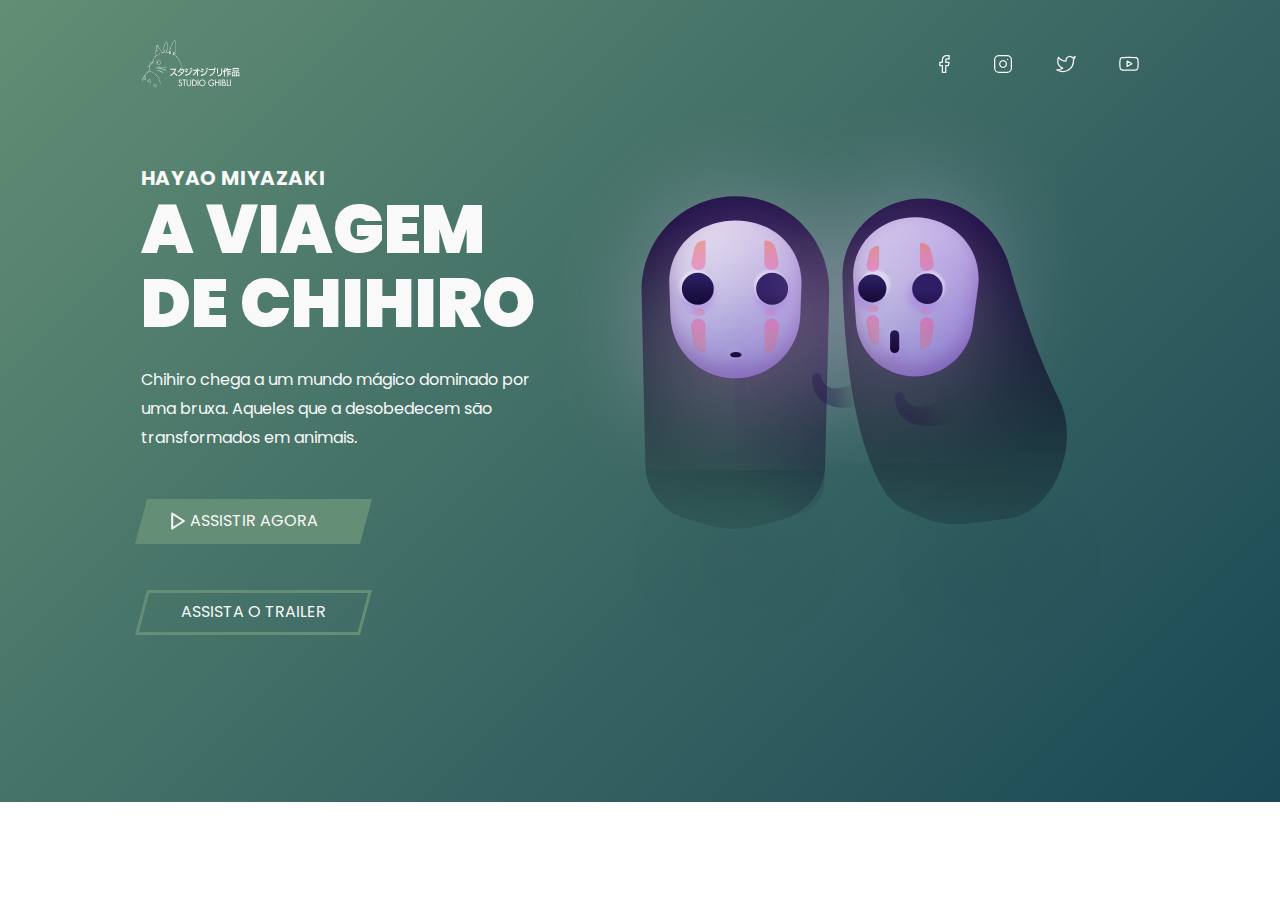
<file: studioGhibli/index.html>
<!DOCTYPE html>
<html lang="en">

<head>
    <meta charset="UTF-8">
    <meta http-equiv="X-UA-Compatible" content="IE=edge">
    <meta name="viewport" content="width=device-width, initial-scale=1.0">
    <title>Studio Ghibli</title>
    <link href="https://fonts.googleapis.com/css2?family=Poppins:wght@200;400;700&display=swap" rel="stylesheet">
    <link rel="stylesheet" href="style.css">
</head>

<body>
    <header>
        <img src="svgs/logo.svg" alt="">
        <div class="icons">
            <img src="svgs/iconFace.svg" alt="">
            <img src="svgs/iconInsta.svg" alt="">
            <img src="svgs/iconTwiter.svg" alt="">
            <img src="svgs/iconYouTube.svg" alt="">
        </div>
    </header>
    <main>
        <div class="content">
            <h3>HAYAO MIYAZAKI</h3>
            <h1>A VIAGEM DE CHIHIRO</h1>
            <p>Chihiro chega a um mundo mágico dominado por uma bruxa. Aqueles que a desobedecem são transformados em animais.</p>
            <button id="btn1"><p>
                <svg width="14" height="18" viewBox="0 0 14 18" fill="none" xmlns="http://www.w3.org/2000/svg">
                    <path d="M1.16669 1.5L12.8334 9L1.16669 16.5V1.5Z" stroke="#F9F9F9" stroke-width="2" stroke-linecap="round" stroke-linejoin="round"/>
                </svg>
                Assistir agora
            </p>
        </button>
            <button id="btn2"><p>assista o trailer</p></button>
        </div>
        <div class="image">
            <img src="svgs/image.svg" alt="">
        </div>
    </main>
</body>

</html>
</file>
<file: style.css>
*{
    padding:0;
    margin:0;
    box-sizing: border-box;
}

body{
    min-width:fit-content;
}

button{
    color: white;
    font-family: 'Lato';
    font-style: normal;
    font-weight: 700;
    font-size: 20px;
    line-height: 24px;
    background-color:#6C63FF;
    margin-top:30px;
    border: none;
    border-radius: 5px;
}



header{
    background-color: #D7D4FF;
    display:flex;
    justify-content: space-around;
    flex-wrap: wrap;
    padding:0 20px;
}
.introduction{
    width: 389px;
    margin:10% 0 9%;
    display:flex;
    flex-direction: column;
    justify-content: space-between;

}
.introduction h1{
    font-family: 'Merriweather';
    font-style: normal;
    font-weight: 400;
    font-size: 36px;
    line-height: 47px;
}
.introduction p{
    font-family: 'Lato',sans-serif;
    font-style: normal;
    font-weight: 400;
    font-size: 19px;
    line-height: 32px;
}
.introduction button{
    width: 155px;
    height: 50px;

}

svg{
    margin-top: 4%;
}

main{
    display:flex;
    flex-wrap: wrap;
    justify-content: space-around;
}
.card{
    box-shadow: 0px 0px 20px rgba(0, 0, 0, 0.2);
    width: 340px;
    height: 423px;
    margin: 5% 0;
}
.card h2{
    font-family: 'Merriweather';
    font-style: normal;
    font-weight: 700;
    font-size: 24px;
    line-height: 30px;
    margin: 24px 0 26px 30px;
}
.card p{
    width: 282px;
    font-family: 'Lato';
    font-style: normal;
    font-weight: 400;
    font-size: 18px;
    line-height: 30px;
    margin:0 28px 31px 30px;
}
.color-box{
    width: 340px;
    height:222px ;
}
input{
    border: none;
    border-radius: 6px;
    margin-top: 15px;
    width: 470px;
    min-width: 340px;
    height: 65px;
    font-family: 'Lato';
    font-style: normal;
    font-weight: 400;
    font-size: 18px;
    line-height: 22px;
    color: rgba(110, 114, 117, 0.74);
    padding-left: 15px;
    padding-top:21px;
    text-align: start;

}

textarea{
    border: none;
    min-width: 340px;
    margin-top: 15px;
    border-radius: 10px;
    text-align: start;
    padding: 12px 0px 0px 12px;
    font-family: 'Lato';
    font-style: normal;
    font-weight: 400;
    font-size: 18px;
    line-height: 22px;
    color: rgba(110, 114, 117, 0.74);
    height: 189px;
}
footer{
    background-color: #D7D4FF;
    display: flex;
    flex-direction: column;
    align-items: center;
    min-width: 414px;
    min-height: 600px;

}

footer h2{
    font-family: 'Merriweather';
    font-style: normal;
    font-weight: 400;
    font-size: 32px;
    line-height: 40px;
    margin-top: 85px;
}
footer :nth-child(5){
    width: 470px;
    height: 165px;
}
footer button{
    margin-bottom:80px;
    width: 471px;
    height: 50px;
}
</file>
<file: jordanShoes/style.css>
*{
    margin: 0;
    padding:0;
    box-sizing: border-box;
}
body{
    font-family: 'Montserrat', sans-serif;
    color: #F9F9F9;
    line-height: 196.19%;
    width:fit-content;
    display: flex;
    flex-wrap: wrap;
    text-align: center;
}

header{
    width:100%;
    background-image: url(imagens/Air-Jordan-1-Retro-High-OG-Wmns-TWIST-Feminino.jpg);
    background-position:center;
    background-size: cover;
    background-repeat: no-repeat;
}
#promacao{
    background: #181818;
    font-style: normal;
    font-weight: 500;
    font-size: 16px;
    line-height: 196.19%;
}

h2{
    background-color: white;
    font-style: normal;
    font-weight: 600;
    font-size: 24px;
    line-height: 196.19%;
    color: #181818;
}

.introduction{
    background-color: rgba(0,0,0,0.4);
    min-height: 378px;
    text-align: left;

}
.introduction h1{
    margin-left:10%;
    padding-top:3%;
    font-style: normal;
    font-weight: 700;
    font-size: 32px;
    line-height: 39px;
    color: #F9F9F9;
}
.introduction p{
    margin-left:10%;
    margin-top: 1%;
    font-style: normal;
    font-weight: 600;
    font-size: 18px;
    line-height: 196.19%;
    max-width: 460px;
    height: 70px;
}

main h1{
    font-style: normal;
    font-weight: 600;
    font-size: 32px;
    line-height: 196.19%;
    color: #181818;
}
main p{
    font-style: normal;
    font-weight: 500;
    font-size: 18px;
    line-height: 196.19%;
    color: #474747;
}

.container-images{
    min-height: 74vh;
    display:flex;
    flex-wrap:wrap;
    justify-content: space-around;
    align-content: space-around;
}
.image{
    background-color:#EBE9EA;
    margin-top: 10px;

}
.container-images img{
    width: 300px;
    max-width: 99vw;
}

footer{
    background: #181818;
    font-style: normal;
    font-weight: 500;
    font-size: 18px;
    line-height: 196.19%;
    width: 100%;
}
</file>
<file: login/style.css>
* {
    margin: 0;
    padding: 0;
    box-sizing: border-box;
}

body {
    display: flex;
    justify-content: space-between;
    align-items: center;
}

.image {
    background-color: #F7FAFC;
    width: 50vw;
    height: 100vh;
    display: flex;
    justify-content: center;
    align-items: center;
}

.login {
    display: flex;
    flex-direction: column;
    width: 25vw;
    margin: 213px 12.5vw 0 12.5vw;
}

.login h3 {
    font-family: 'Merriweather';
    font-style: normal;
    font-weight: 400;
    font-size: 16px;
    line-height: 20px;
    color: #1A202C;
}

.login h1 {
    font-family: 'Merriweather';
    font-style: normal;
    font-weight: 700;
    font-size: 26px;
    line-height: 33px;
    margin: 7px 0 30px;
}

.login label {
    font-family: 'Lato';
    font-style: normal;
    font-weight: 400;
    font-size: 16px;
    line-height: 19px;
    color: #1A202C;
    margin: 11px 0;
}

.login .text {
    height: 50px;
    border: 1px solid #E8E8E8;
    border-radius: 5px;
}

a {
    font-family: 'Lato';
    font-style: normal;
    font-weight: 400;
    font-size: 14px;
    line-height: 17px;
    color: #2B6CB0;
}

.plus {
    display: flex;
    justify-content: space-between;
    margin: 27px 0;
    font-family: 'Lato';
    font-style: normal;
    font-weight: 400;
    font-size: 14px;
    line-height: 17px;
}

.login p {
    font-family: 'Lato';
    font-style: normal;
    font-weight: 400;
    font-size: 16px;
    line-height: 19px;
    color: #1A202C;
}

button {
    width: 100%;
    height: 50px;
    border: none;
    border-radius: 5px;
}

.login button,
.login button p {
    color: #ffffff;
}

button:nth-of-type(1) {
    background-color: #04C35C;
    margin-bottom: 15px
}

button:nth-of-type(2) {
    background-color: #1A202C;
    display: flex;
    justify-content: center;
    align-items: center;
}

button img {
    width: 20px;
    margin-right: 11px;
}

#footer {
    margin: 50% 0 50px;
    text-align: center;
}

@media screen and (max-width: 650px) {
    body {
        justify-content: center;
    }
    .image {
        display: none;
    }
    .login {
        width: 300px;
        margin-top: 213px;
    }
}
</file>
<file: studioGhibli/style.css>
* {
    margin: 0;
    padding: 0;
    box-sizing: border-box;
}

body {
    background-image: linear-gradient(135deg, #628E75, #1A4855);
    background-repeat: no-repeat;
    padding: 0 11vw;
}

header {
    display: flex;
    justify-content: space-between;
    margin-top: 40px;
}

.icons {
    display: flex;
    justify-content: space-between;
    width: 200px;
    height: 20px;
    margin: 14px 0 0 0;
}

main {
    display: flex;
    margin-top: 75px;
    margin-bottom: 150px;
}

.content {
    width: 50vw;
}

h3 {
    font-family: 'Poppins';
    font-style: normal;
    font-weight: 700;
    font-size: 20px;
    line-height: 30px;
    letter-spacing: 0.03em;
    text-transform: uppercase;
    color: #F9F9F9;
}

h1 {
    font-family: 'Poppins';
    font-style: normal;
    font-weight: 900;
    font-size: 68px;
    line-height: 109%;
    color: #F9F9F9;
}

p {
    margin-top: 25px;
    font-family: 'Poppins';
    font-style: normal;
    font-weight: 400;
    font-size: 16px;
    line-height: 180%;
    color: #F9F9F9;
}

button {
    font-family: 'Poppins';
    font-style: normal;
    font-weight: 500;
    font-size: 16px;
    line-height: 180%;
    text-transform: uppercase;
    margin-top: 46px;
    width: 225px;
    height: 45px;
    transform: skew(-15deg);
}

button p {
    transform: skew(15deg);
    margin: 0;
}

button svg {
    height: 28px;
    position: absolute;
    left: 30px;
}

#btn1 {
    border: none;
    background: #658E76;
    margin-right: 15px;
}

#btn2 {
    background-color: transparent;
    border: 3px solid #658E76;
}

.image img {
    width: 45vw;
    margin-top: -75px;
}

@media (max-width:850px) {
    body {
        padding: 5vw;
    }
    header {
        margin-top: 5px;
    }
    .icons {
        width: 150px;
    }
    main {
        flex-wrap: wrap-reverse;
    }
    .image img {
        width: 100%;
    }
    .content {
        width: 100vw;
    }
    #btn2 {
        display: none;
    }
}
</file>
